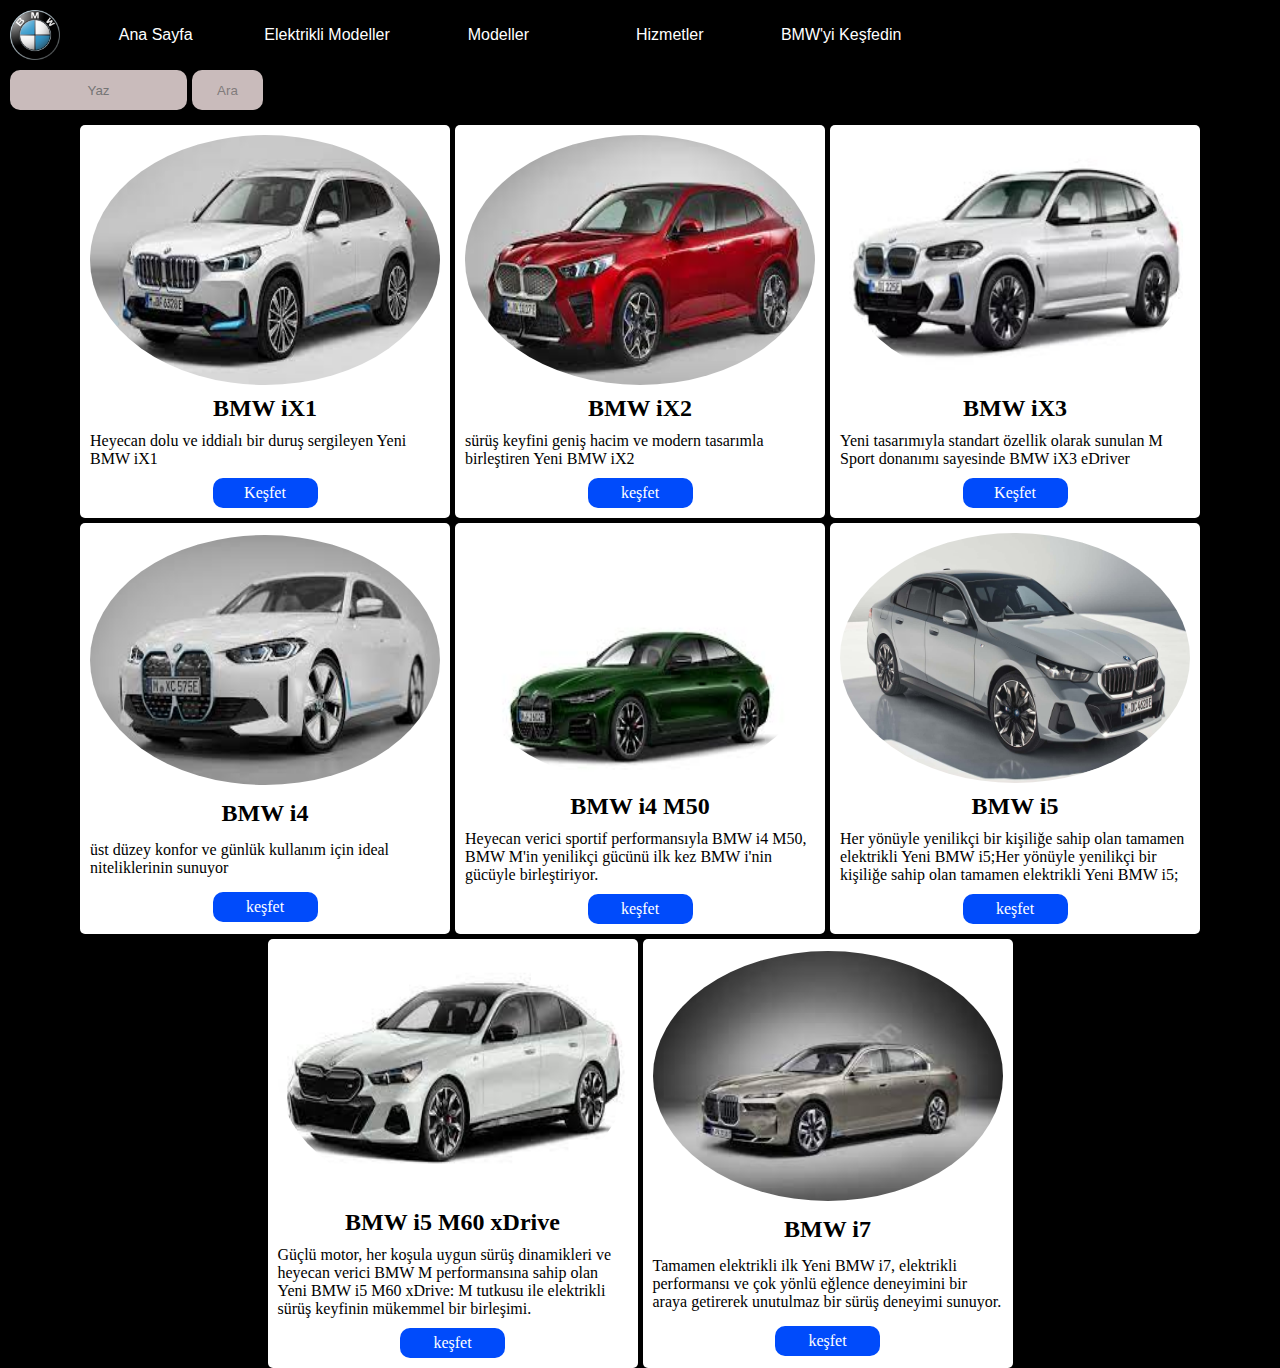
<file: bmw-odev/bmw.odev/ElektrikliModeller.html>
<!DOCTYPE html>
<html lang="en">
<head>
    <meta charset="UTF-8">
    <meta name="viewport" content="width=device-width, initial-scale=1.0">
    <title>Document</title>
    <link rel="stylesheet" href="styles/ElektrikliModeller.css">
    <link rel="stylesheet" href="https://cdnjs.cloudflare.com/ajax/libs/font-awesome/6.5.1/css/all.min.css">
</head>
<body>

    <header>
        <img src="images/bmw-logo.png" alt="">
        <span>
            <a href="index.html">Ana Sayfa</a>
            <a href="ElektrikliModeller.html">Elektrikli Modeller</a>
            <a href="modeller.html">Modeller</a>
            <a href="hzmtler.html">Hizmetler</a>
            <a href="">BMW'yi Keşfedin</a>
        </span>
        <form action="">
            <input type="text" name="" id="txtUsername" placeholder="Yaz">
            <input type="button" value="Ara" id="btnAra">
        </form>
    </header>
    <main>
        <div>
            <img src="bmw model/ix1.jpg" alt="">
            <h2>BMW iX1</h2>
            <p>Heyecan dolu ve iddialı bir duruş sergileyen Yeni BMW iX1</p>
            <a href="">Keşfet</a>
        </div>
        <div>
            <img src="bmw model/ix2.jpg" alt="">
            <h2>BMW iX2</h2>
            <p>sürüş keyfini geniş hacim ve modern tasarımla birleştiren Yeni BMW iX2</p>
            <a href="">keşfet</a>
        </div>
        <div>
            <img src="bmw model/ix3.jpg" alt="">
            <h2>BMW iX3</h2>
            <p>Yeni tasarımıyla standart özellik olarak sunulan M Sport donanımı sayesinde BMW iX3 eDriver </p>
            <a href="">Keşfet</a>
        </div>
        <div>
            <img src="bmw model/i4.jpg" alt="">
            <h2>BMW i4</h2>
            <p>üst düzey konfor ve günlük kullanım için ideal niteliklerinin sunuyor</p>
            <a href="">keşfet</a>
        </div>
        <div>
            <img src="bmw model/i4 m50.jpg" alt="">
            <h2>BMW i4 M50</h2>
            <p>Heyecan verici sportif performansıyla BMW i4 M50, BMW M'in yenilikçi gücünü ilk kez BMW i'nin gücüyle birleştiriyor. </p>
            <a href="">keşfet</a>
        </div>
        <div>
            <img src="bmw model/i5.jpg" alt="">
            <h2>BMW i5</h2>
            <p>Her yönüyle yenilikçi bir kişiliğe sahip olan tamamen elektrikli Yeni BMW i5;Her yönüyle yenilikçi bir kişiliğe sahip olan tamamen elektrikli Yeni BMW i5;</p>
            <a href="">keşfet</a>
        </div>
        <div>
            <img src="bmw model/i5 m60 xdrive.jpg" alt="">
            <h2>BMW i5 M60 xDrive</h2>
            <p>Güçlü motor, her koşula uygun sürüş dinamikleri ve heyecan verici BMW M performansına sahip olan Yeni BMW i5 M60 xDrive: M tutkusu ile elektrikli sürüş keyfinin mükemmel bir birleşimi.</p>
            <a href="">keşfet</a>
        </div>
        <div>
            <img src="bmw model/i7.jpg" alt="">
            <h2>BMW i7</h2>
            <p>Tamamen elektrikli ilk Yeni BMW i7, elektrikli performansı ve çok yönlü eğlence deneyimini bir araya getirerek unutulmaz bir sürüş deneyimi sunuyor.</p>
            <a href="">keşfet</a>
        </div>
    </main>
</body>
</html>
</file>
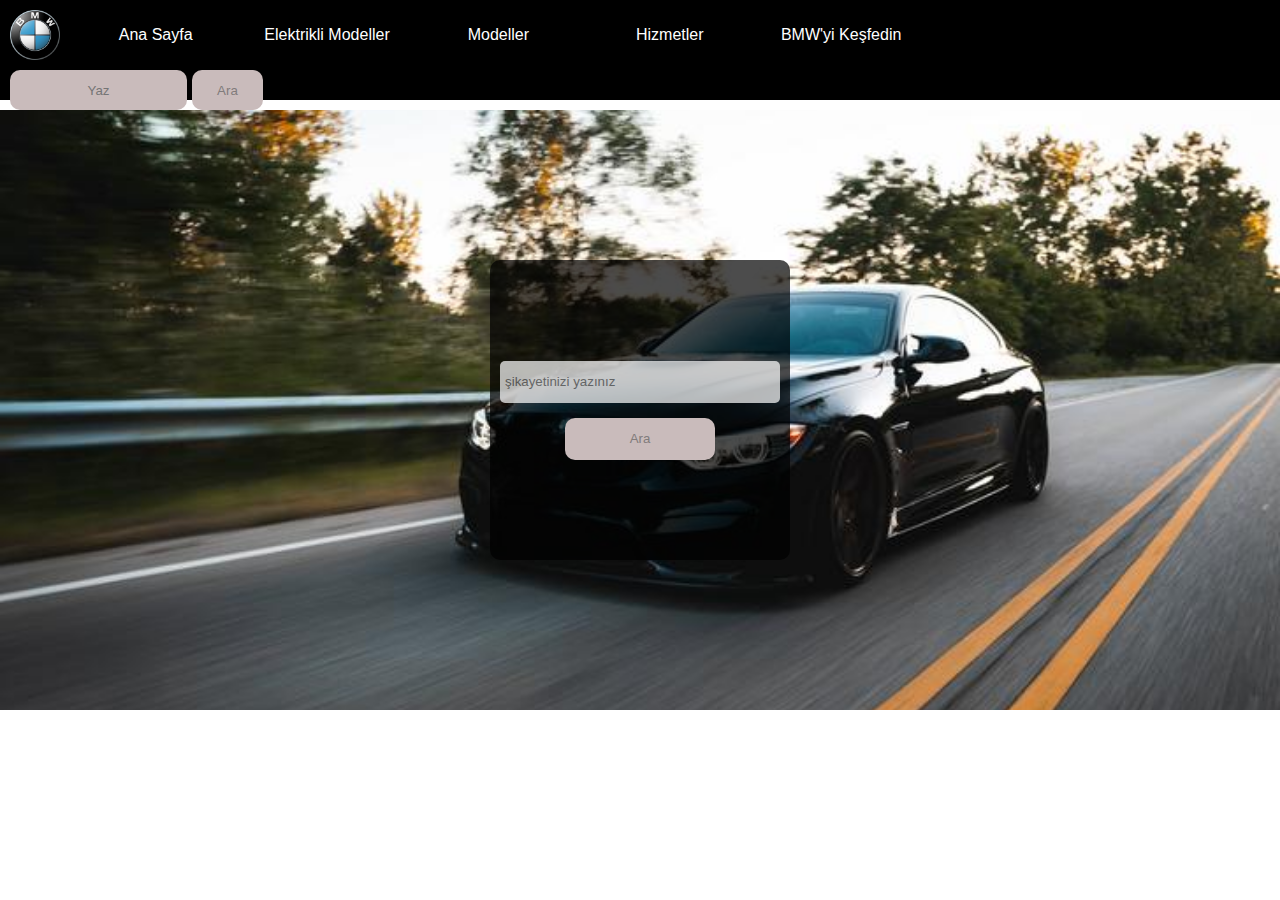
<file: bmw-odev/bmw.odev/hzmtler.html>
<!DOCTYPE html>
<html lang="en">
<head>
    <meta charset="UTF-8">
    <meta name="viewport" content="width=device-width, initial-scale=1.0">
    <title>Document</title>
    <link rel="stylesheet" href="styles/hzmtler.css">
</head>
<body>

    <header>
        <img src="images/bmw-logo.png" alt="">
        <span>
            <a href="index.html">Ana Sayfa</a>
            <a href="ElektrikliModeller.html">Elektrikli Modeller</a>
            <a href="modeller.html">Modeller</a>
            <a href="hzmtler.html">Hizmetler</a>
            <a href="">BMW'yi Keşfedin</a>
        </span>
        <form action="">
            <input type="text" name="" id="txtUsername" placeholder="Yaz">
            <input type="button" value="Ara" id="btnAra">
        </form>
    </header>

    <main>
        <form action="">
            <input type="text" name="" id="yazi1" placeholder="şikayetinizi yazınız">
            <input type="button" value="Ara" id="btnarama">
        </form>
    </main>

</body>
</html>
</file>
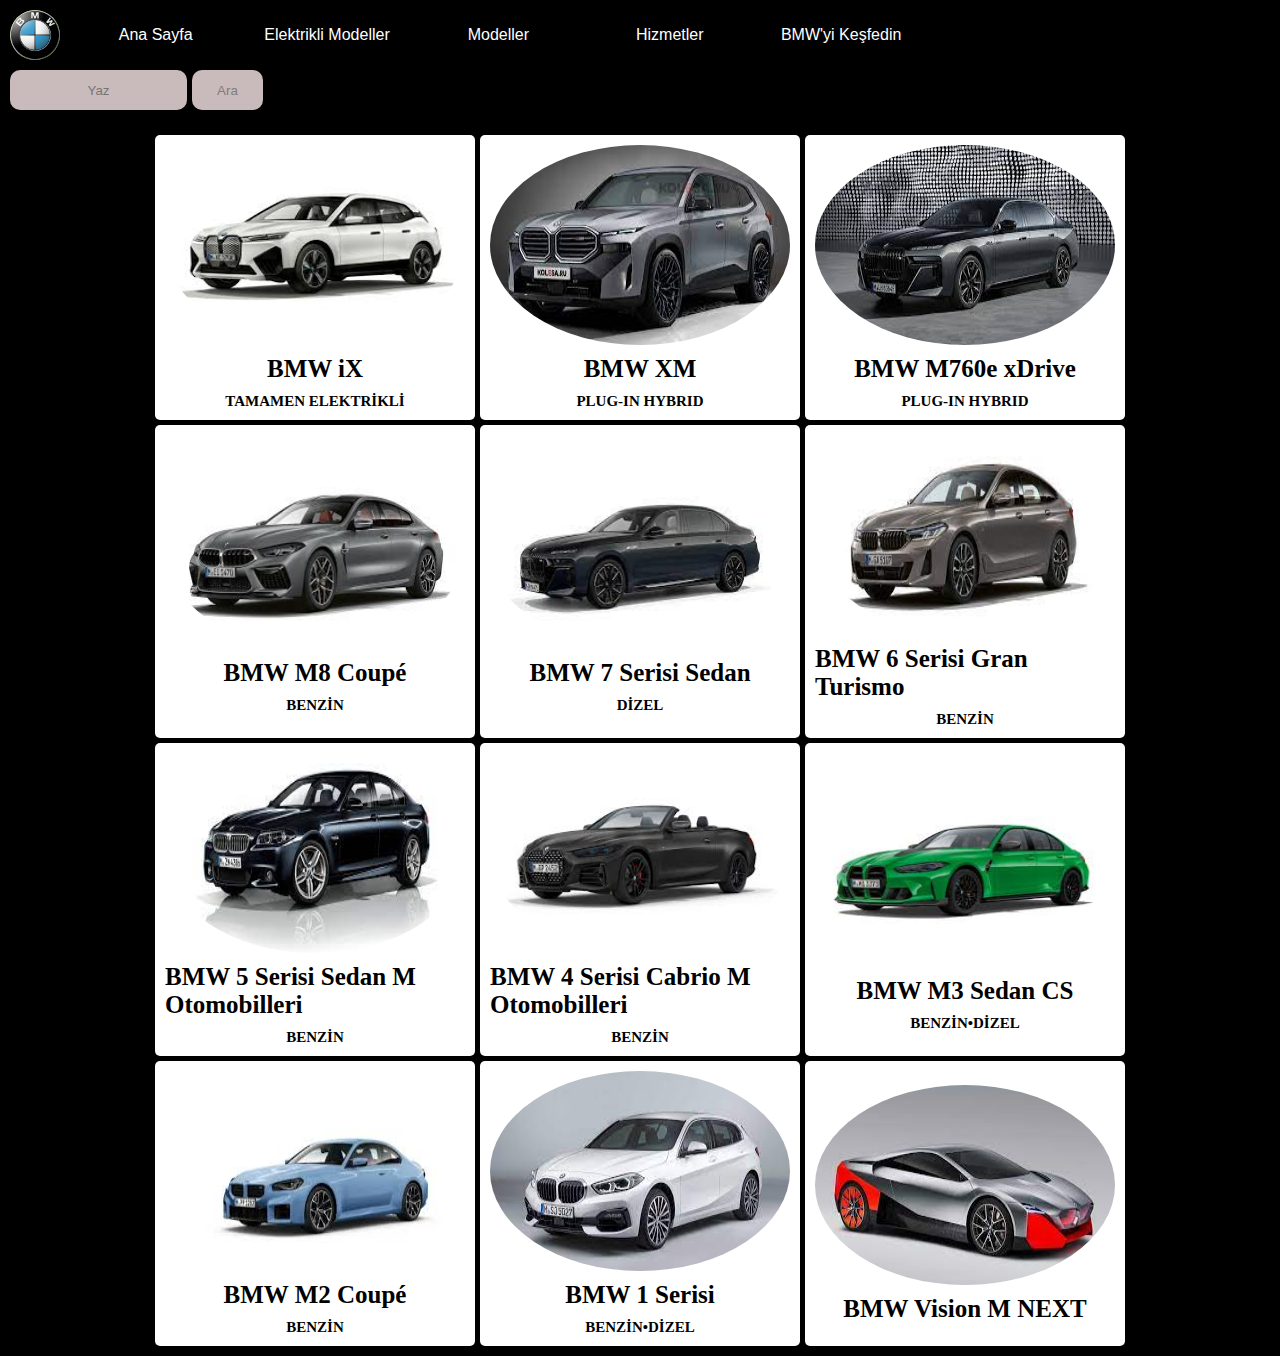
<file: bmw-odev/bmw.odev/modeller.html>
<!DOCTYPE html>
<html lang="en">
<head>
    <meta charset="UTF-8">
    <meta name="viewport" content="width=device-width, initial-scale=1.0">
    <title>Document</title>
    <link rel="stylesheet" href="styles/modeller.css">
</head>
<body>

    <header>
        <img src="images/bmw-logo.png" alt="">
        <span>
            <a href="index.html">Ana Sayfa</a>
            <a href="ElektrikliModeller.html">Elektrikli Modeller</a>
            <a href="modeller.html">Modeller</a>
            <a href="hzmtler.html">Hizmetler</a>
            <a href="">BMW'yi Keşfedin</a>
        </span>
        <form action="">
            <input type="text" name="" id="txtUsername" placeholder="Yaz">
            <input type="button" value="Ara" id="btnAra">
        </form>
    </header>

    <main>
        <div>
            <img src="bmw model/ix.jpg" alt="">
            <h1>BMW iX</h1>
            <h3>TAMAMEN ELEKTRİKLİ</h3>
        </div>
        <div>
            <img src="bmw model/xm.jpg" alt="">
            <h1>BMW XM</h1>
            <h3>PLUG-IN HYBRID</h3>
        </div>
        <div>
            <img src="bmw model/m760e xdrive.jpg" alt="">
            <h1>BMW M760e xDrive</h1>
            <h3>PLUG-IN HYBRID</h3>
        </div>
        <div>
            <img src="bmw model/m8 coupe.jpg" alt="">
            <h1>BMW M8 Coupé</h1>
            <h3>BENZİN</h3>
        </div>
        <div>
            <img src="bmw model/7 serisi sedan.jpg" alt="">
            <h1>BMW 7 Serisi Sedan</h1>
            <h3>DİZEL</h3>
        </div>
        <div>
            <img src="bmw model/6 serisi gran turismo.jpg" alt="">
            <h1>BMW 6 Serisi Gran Turismo</h1>
            <h3>BENZİN</h3>
        </div>
        <div>
            <img src="bmw model/5 serisi sedan m.jpg" alt="">
            <h1>BMW 5 Serisi Sedan M Otomobilleri</h1>
            <h3>BENZİN</h3>
        </div>
        <div>
            <img src="bmw model/4 serisi cabrio m.jpg" alt="">
            <h1>BMW 4 Serisi Cabrio M Otomobilleri</h1>
            <h3>BENZİN</h3>
        </div>
        <div>
            <img src="bmw model/m3 sedan cs.jpg" alt="">
            <h1>BMW M3 Sedan CS</h1>
            <h3>BENZİN•DİZEL</h3>
        </div>
        <div>
            <img src="bmw model/m2 coupe.jpg" alt="">
            <h1>BMW M2 Coupé</h1>
            <h3>BENZİN</h3>
        </div>
        <div>
            <img src="bmw model/1 serisi.jpg" alt="">
            <h1>BMW 1 Serisi</h1>
            <h3>BENZİN•DİZEL</h3>
        </div>
        <div>
            <img src="bmw model/vision m next.jpg" alt="">
            <h1>BMW Vision M NEXT</h1>
        </div>
    </main>

</body>
</html>
</file>
<file: bmw-odev/bmw.odev/styles/ElektrikliModeller.css>
*{
    padding: 0;
    margin: 0;
    box-sizing: border-box;
}
body{
    display: grid;
    grid-template-rows: 
    "header"
    "main"
    ;
    gap: 5px;
    background-color: black;
}
header{
    font-family: 'DM Sans', sans-serif;
    display: flex;
    align-items: center;
    background-color: rgb(0, 0, 0);
    gap: 10px;
    flex-wrap: wrap;
    padding: 10px;
}
header > img{
    flex: 0 0 1%;
    height: 50px;
}
header > span{
    display: flex;
    flex: 0 1 80%;
    flex-wrap: wrap;
}
header > span > a{
    flex: 0 0 17%;
    text-decoration: none;
    display: flex;
    justify-content: center;
    color: white;
}
header > span > a:hover{
    color: rgb(255, 0, 0);
}
form{
    display: flex;
    gap: 5px;
}
header > form > input[type=text]{
    height: 40px;
    border-radius: 10px;
    text-align: center;
    border: 0px solid white;
    background-color: rgb(201, 187, 187);
}
form > input[type=text]:hover{
    background-color: white;
}
form > input[type=button]{
    flex: 0 0 35%;
    border-radius: 10px;
    border: 0px solid rgb(252, 252, 252);
    background-color: rgb(201, 187, 187);
    color: rgb(129, 124, 124);
}
form > input[type=button]:hover{
    background-color: rgb(255, 255, 255);
}

main{
    display: flex;
    justify-content: center;
    flex-wrap: wrap;
    gap: 5px;
}
div{
    flex: 0 0 24%;
    display: flex;
    flex-direction: row;
    flex-wrap: wrap;
    justify-content: center;
    align-items: center;
    padding: 10px;
    gap: 10px;
    background-color: rgb(255, 255, 255);
    border-radius: 5px;
}
div > img{
    width: 350px;
    height: 250px;
    background-color: rgb(188, 177, 84);
    border-radius: 50%;
}
div > a{
    flex: 0 0 30%;
    min-height: 30px;
    border-radius: 10px;
    display: flex;
    justify-content: center;
    align-items: center;
    text-decoration: none;
    color: rgb(255, 255, 255);
    background-color: rgb(0, 75, 251);
}
div > a:hover{
    background-color: rgb(255, 0, 0);
    color: white;
}
</file>
<file: bmw-odev/bmw.odev/styles/hzmtler.css>
*{
    padding: 0;
    margin: 0;
    box-sizing: border-box;
}
body{
    display: grid;
    grid-template-areas: 
    "header"
    "main"
    ;
    grid-template-rows: 100px 600px;
    gap: 10px;
}

header{
    font-family: 'DM Sans', sans-serif;
    display: flex;
    align-items: center;
    background-color: rgb(0, 0, 0);
    gap: 10px;
    flex-wrap: wrap;
    padding: 10px;
}
header > img{
    flex: 0 0 1%;
    height: 50px;
}
header > span{
    display: flex;
    flex: 0 1 80%;
    flex-wrap: wrap;
}
header > span > a{
    flex: 0 0 17%;
    text-decoration: none;
    display: flex;
    justify-content: center;
    color: white;
}
header > span > a:hover{
    color: rgb(255, 0, 0);
}
form{
    display: flex;
    gap: 5px;
}
header > form > input[type=text]{
    height: 40px;
    border-radius: 10px;
    text-align: center;
    border: 0px solid white;
    background-color: rgb(201, 187, 187);
}
form > input[type=text]:hover{
    background-color: white;
}
form > input[type=button]{
    flex: 0 0 35%;
    border-radius: 10px;
    border: 0px solid rgb(252, 252, 252);
    background-color: rgb(201, 187, 187);
    color: rgb(129, 124, 124);
}
form > input[type=button]:hover{
    background-color: rgb(255, 255, 255);
}
main{
    display: flex;
    flex-direction: column;
    justify-content: center;
    align-items: center;
    background: url(../images/i7y4imLg.jpg) no-repeat center/cover;
}
main > form{
    display: flex;
    flex-direction: column;
    background-color: rgb(0, 0, 0,0.7);
    flex: 0 0 50%;
    width: 300px;
    gap: 15px;
    border-radius: 10px;
    justify-content: center;
    align-items: center;
    padding: 10px;
}
main > form > input[type=text]{
    flex: 0 0 15%;
    width: 100%;
    border-radius: 5px;
    border: 0px solid white;
    padding: 5px;
    opacity: 0.7;
}
main > form > input[type=text]:hover{
    opacity: 0.9;
}
main > form > input[type=button]{
    flex: 0 0 15%;
    width: 150px;
    
}
main > form > input[type=button]:hover{
    background-color: white;
}
</file>
<file: bmw-odev/bmw.odev/styles/modeller.css>
*{
    padding: 0;
    margin: 0;
    box-sizing: border-box;
}
body{
    display: grid;
    grid-template-rows: 
    "header"
    "main"
    ;
    gap: 5px;
    background-color: black;
}
header{
    font-family: 'DM Sans', sans-serif;
    display: flex;
    align-items: center;
    background-color: rgb(0, 0, 0);
    gap: 10px;
    flex-wrap: wrap;
    padding: 10px;
}
header > img{
    flex: 0 0 1%;
    height: 50px;
}
header > span{
    display: flex;
    flex: 0 1 80%;
    flex-wrap: wrap;
}
header > span > a{
    flex: 0 0 17%;
    text-decoration: none;
    display: flex;
    justify-content: center;
    color: white;
}
header > span > a:hover{
    color: rgb(255, 0, 0);
}
form{
    display: flex;
    gap: 5px;
}
header > form > input[type=text]{
    height: 40px;
    border-radius: 10px;
    text-align: center;
    border: 0px solid white;
    background-color: rgb(201, 187, 187);
}
form > input[type=text]:hover{
    background-color: white;
}
form > input[type=button]{
    flex: 0 0 35%;
    border-radius: 10px;
    border: 0px solid rgb(252, 252, 252);
    background-color: rgb(201, 187, 187);
    color: rgb(129, 124, 124);
}
form > input[type=button]:hover{
    background-color: rgb(219, 215, 215);
}
main{
    display: flex;
    justify-content: center;
    flex-wrap: wrap;
    gap: 5px;
    padding: 10px;
}
main > div{
    flex: 0 0 24%;
    display: flex;
    flex-direction: column;
    flex-wrap: wrap;
    justify-content: center;
    align-items: center;
    padding: 10px;
    gap: 10px;
    background-color: rgb(255, 255, 255);
    border-radius: 5PX;
}
img{
    width: 300px;
    height: 200px;
    background-color: rgb(194, 187, 53);
    border-radius: 50%;
}
h1{
    font-size: 25px;
}
h3{
    font-size: 15px;
}
</file>
